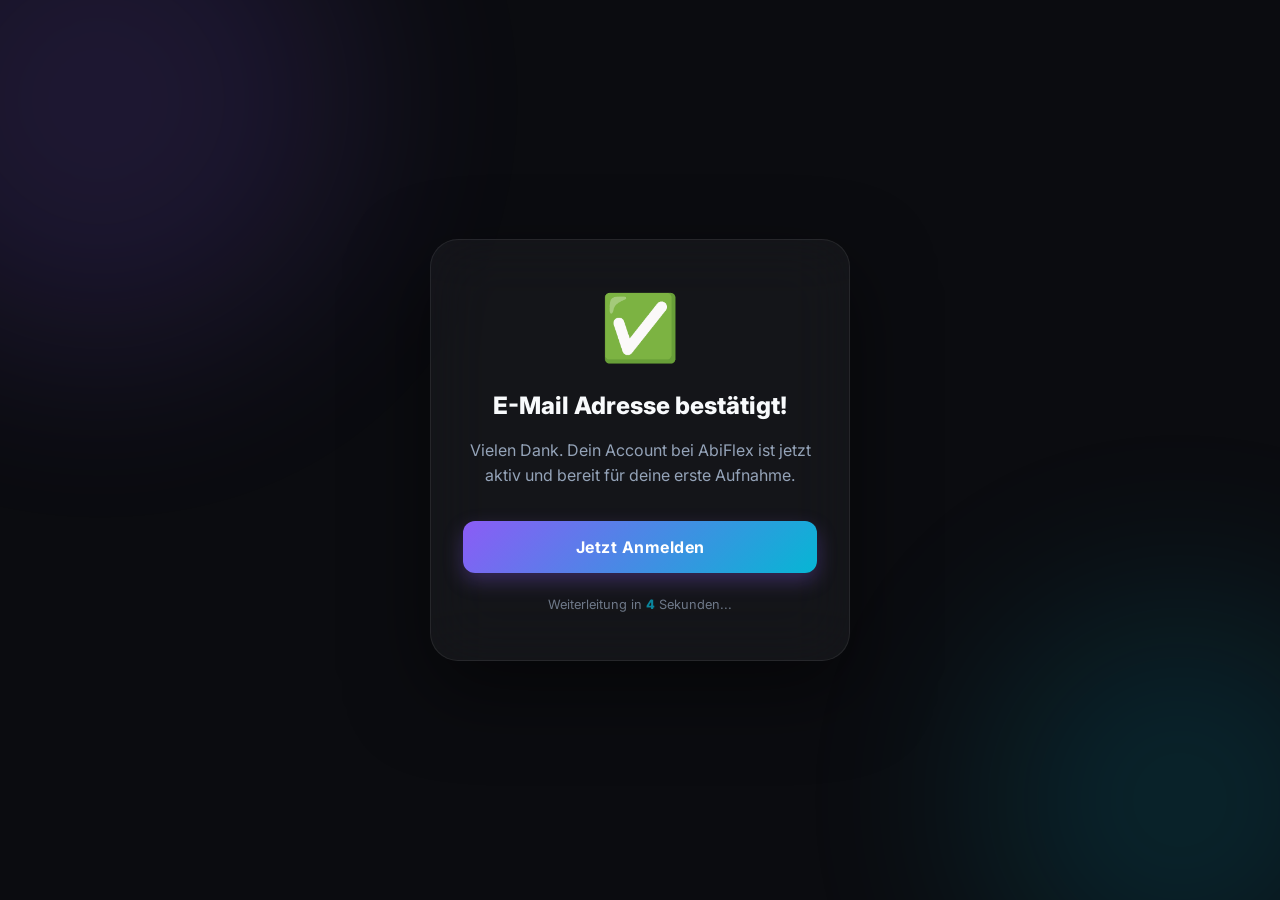
<file: confirmed.html>
<!DOCTYPE html>
<html lang="de">
<head>
    <meta charset="UTF-8">
    <meta name="viewport" content="width=device-width, initial-scale=1.0">
    <title>Bestätigung erfolgreich – AbiFlex</title>
    <script>
        document.addEventListener('DOMContentLoaded', () => {
            const meta = document.createElement('meta');
            meta.name = 'theme-color';
            meta.content = '#0b0c10';
            document.head.appendChild(meta);
        });
    </script>
    <link rel="preconnect" href="https://fonts.googleapis.com">
    <link rel="preconnect" href="https://fonts.gstatic.com" crossorigin>
    <link href="https://fonts.googleapis.com/css2?family=Inter:wght@400;600;800&display=swap" rel="stylesheet">
    <style>
        :root {
            --bg-color: #0b0c10;
            --accent-primary: #8b5cf6;
            --accent-secondary: #06b6d4;
            --text-main: #f8fafc;
            --text-muted: #94a3b8;
            --glass-border: rgba(255, 255, 255, 0.08);
            --card-bg: rgba(255, 255, 255, 0.04);
            --success: #22c55e;
            --gradient: linear-gradient(135deg, var(--accent-primary), var(--accent-secondary));
        }
        * { margin: 0; padding: 0; box-sizing: border-box; font-family: 'Inter', system-ui, sans-serif; }
        body {
            background-color: var(--bg-color);
            color: var(--text-main);
            min-height: 100vh;
            display: flex;
            align-items: center;
            justify-content: center;
            overflow: hidden;
            position: relative;
        }
        .bg-blob { position: fixed; border-radius: 50%; filter: blur(100px); opacity: 0.15; animation: float 12s ease-in-out infinite; pointer-events: none; }
        .bg-blob-1 { width: 500px; height: 500px; background: var(--accent-primary); top: -150px; left: -150px; }
        .bg-blob-2 { width: 400px; height: 400px; background: var(--accent-secondary); bottom: -100px; right: -100px; animation-delay: -6s; }
        @keyframes float { 0%, 100% { transform: translate(0, 0) scale(1); } 50% { transform: translate(30px, -30px) scale(1.05); } }

        .confirm-card {
            background: var(--card-bg); -webkit-backdrop-filter: blur(30px); backdrop-filter: blur(30px);
            border: 1px solid var(--glass-border); border-radius: 28px; padding: 3rem 2rem;
            width: 100%; max-width: 420px; margin: 1.5rem; text-align: center;
            box-shadow: 0 30px 80px rgba(0,0,0,0.5); position: relative; z-index: 10;
            animation: cardIn 0.6s cubic-bezier(0.34, 1.56, 0.64, 1) forwards;
        }
        @keyframes cardIn { from { opacity: 0; transform: translateY(40px) scale(0.95); } to { opacity: 1; transform: translateY(0) scale(1); } }

        .success-icon {
            font-size: 4rem; margin-bottom: 1.5rem; display: inline-block;
            animation: checkPop 0.8s cubic-bezier(0.175, 0.885, 0.32, 1.275) forwards;
            animation-delay: 0.3s; opacity: 0;
        }
        @keyframes checkPop { from { opacity: 0; transform: scale(0.5); } to { opacity: 1; transform: scale(1); } }

        h1 { font-size: 1.5rem; font-weight: 800; margin-bottom: 1rem; line-height: 1.3; }
        p { color: var(--text-muted); line-height: 1.6; margin-bottom: 2rem; }

        .login-btn {
            display: inline-block; width: 100%; padding: 1rem;
            background: var(--gradient); border: none; border-radius: 12px;
            color: white; font-size: 1rem; font-weight: 700; text-decoration: none;
            transition: all 0.2s ease; box-shadow: 0 8px 20px rgba(139,92,246,0.3);
            letter-spacing: 0.5px;
        }
        .login-btn:hover { transform: translateY(-2px); box-shadow: 0 12px 28px rgba(139,92,246,0.45); }

        .redirect-text { font-size: 0.8rem; color: var(--text-muted); margin-top: 1.5rem; opacity: 0.7; }
        #countdown { color: var(--accent-secondary); font-weight: 800; }
    </style>
</head>
<body>
    <div class="bg-blob bg-blob-1"></div>
    <div class="bg-blob bg-blob-2"></div>

    <div class="confirm-card">
        <div class="success-icon">✅</div>
        <h1>E-Mail Adresse bestätigt!</h1>
        <p>Vielen Dank. Dein Account bei AbiFlex ist jetzt aktiv und bereit für deine erste Aufnahme.</p>
        
        <a href="login.html" class="login-btn">Jetzt Anmelden</a>

        <div class="redirect-text">
            Weiterleitung in <span id="countdown">5</span> Sekunden...
        </div>
    </div>

    <script>
        let timeLeft = 5;
        const countdownEl = document.getElementById('countdown');
        
        const timer = setInterval(() => {
            timeLeft--;
            countdownEl.textContent = timeLeft;
            if (timeLeft <= 0) {
                clearInterval(timer);
                window.location.href = 'login.html';
            }
        }, 1000);
    </script>
</body>
</html>
</file>
